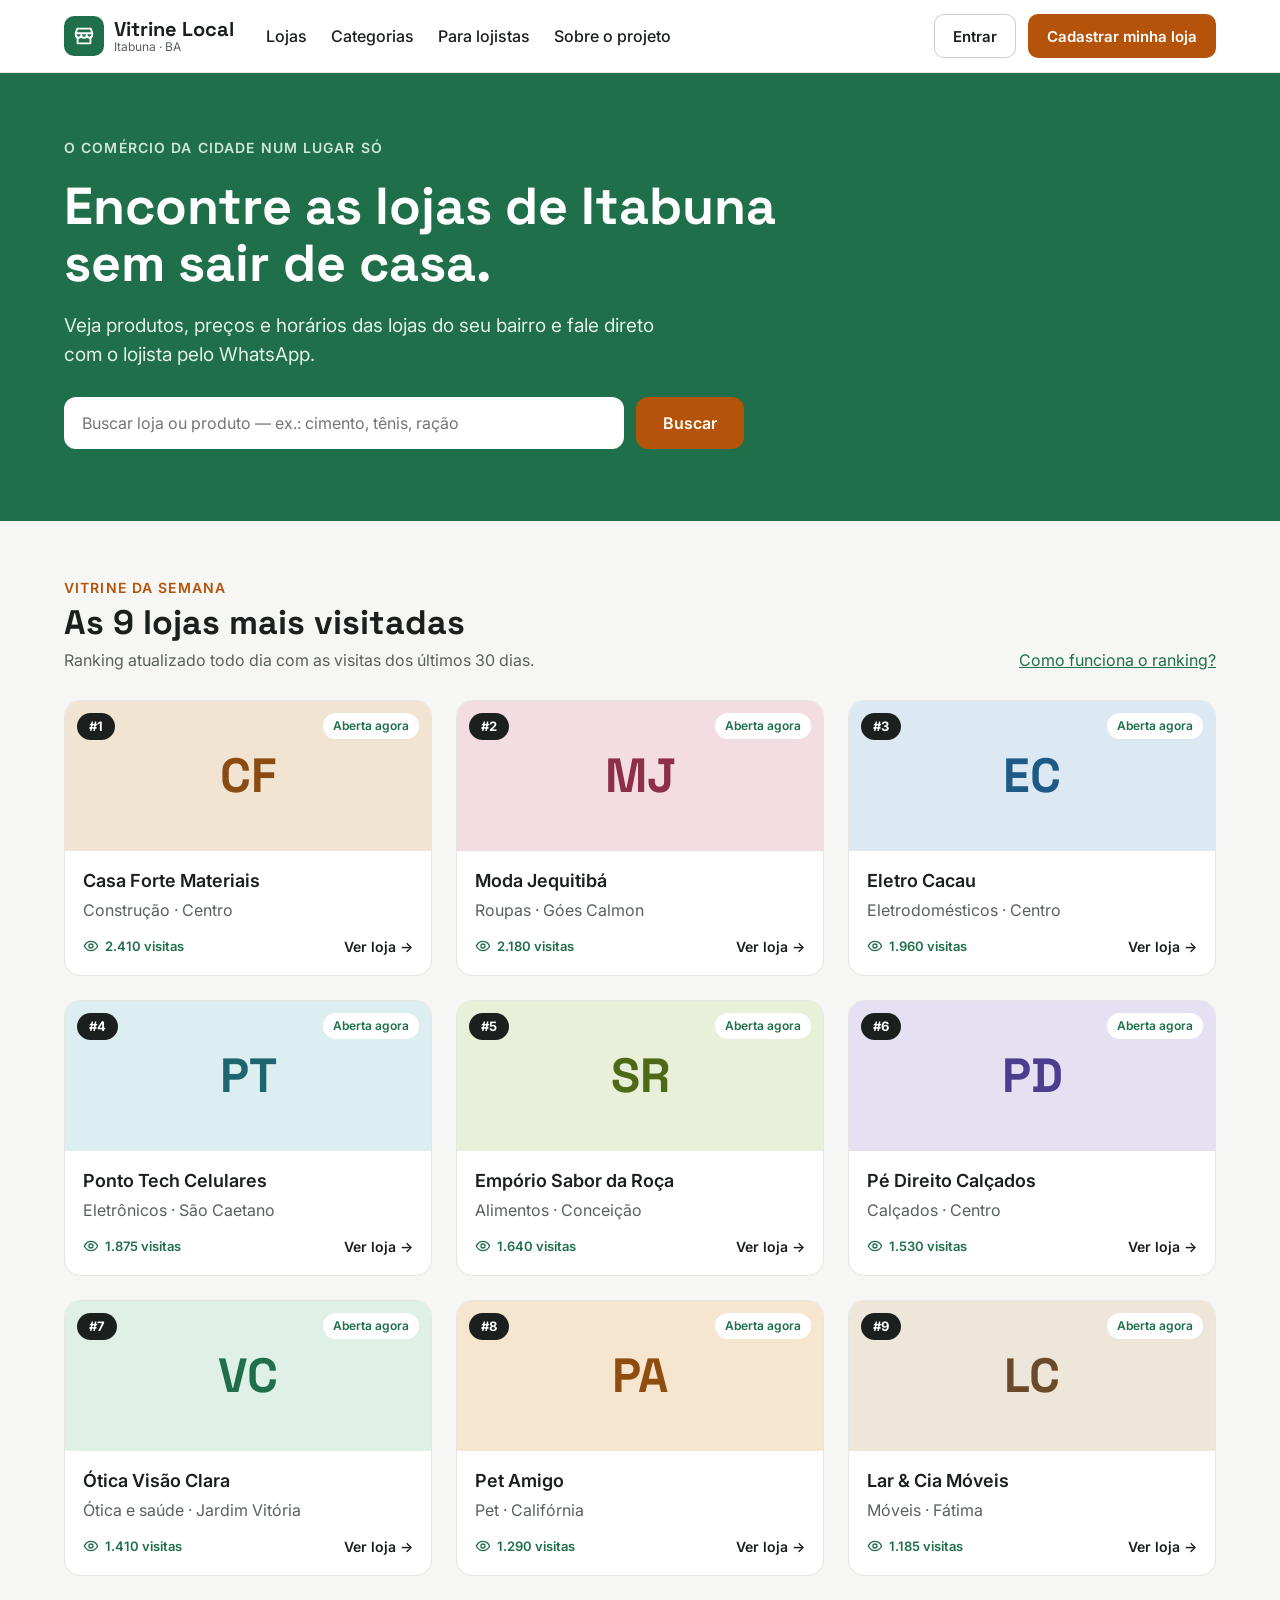
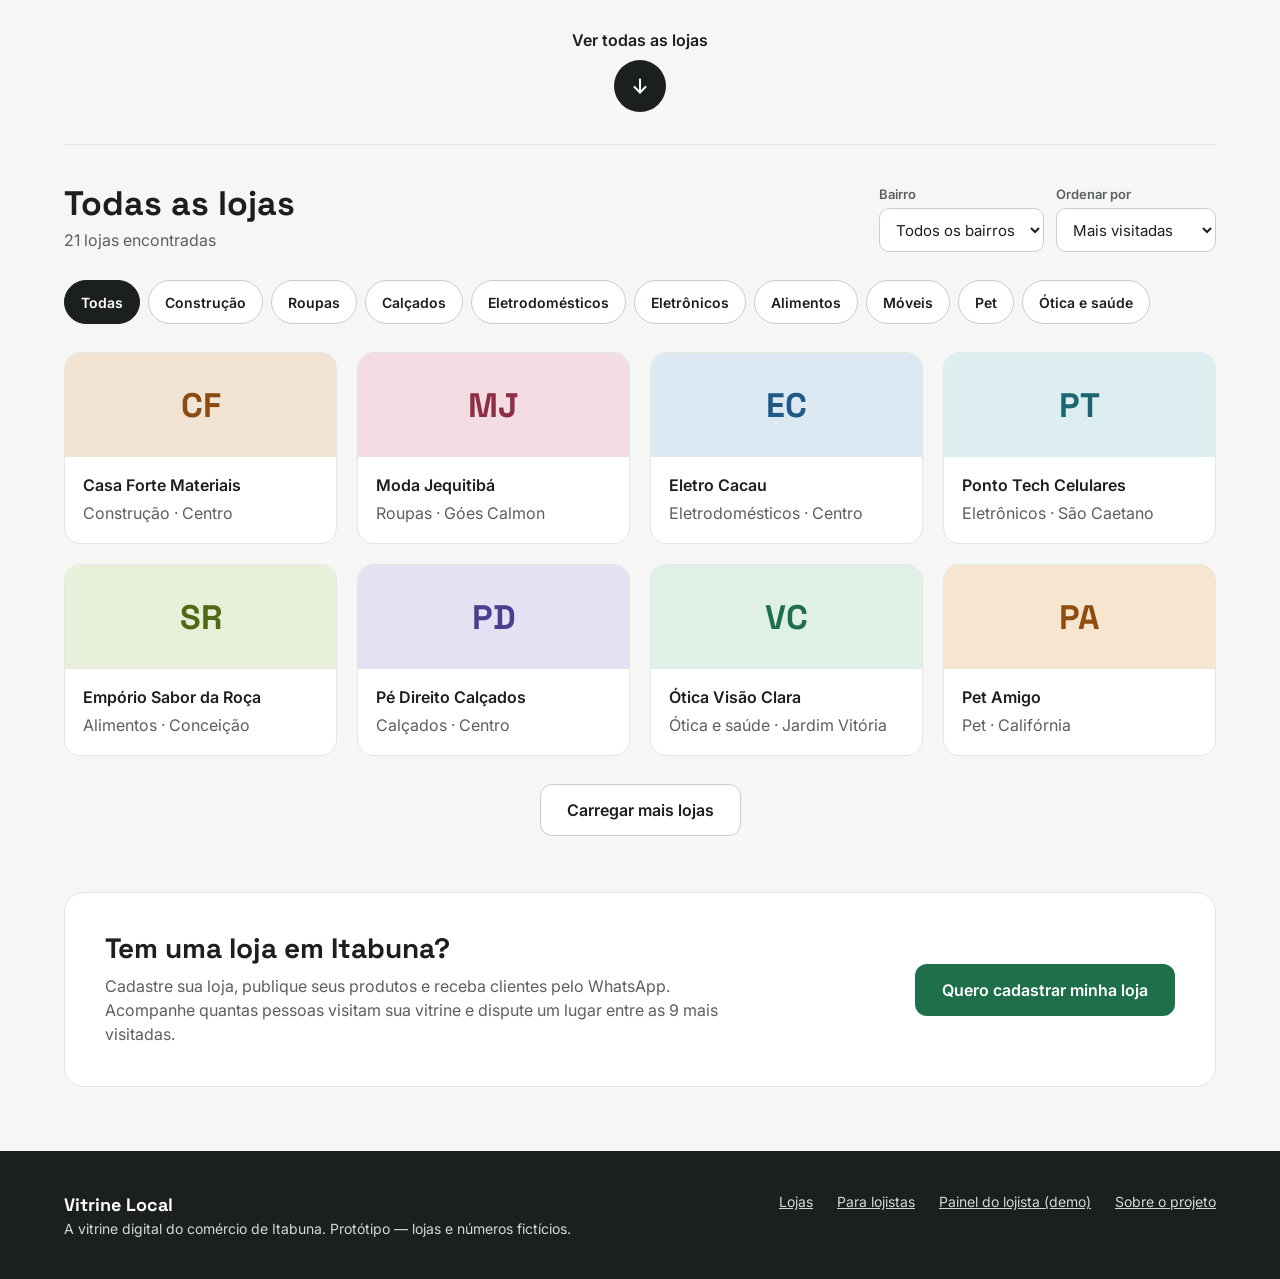
<file: index.html>
<!DOCTYPE html>
<html lang="pt-BR">

<head>
  <meta charset="utf-8">
  <meta name="viewport" content="width=device-width, initial-scale=1">
  <title>Vitrine Local - o comércio de Itabuna numa vitrine só</title>
  <meta name="description"
    content="Encontre as lojas de Itabuna, veja produtos e fale direto com o lojista pelo WhatsApp.">
  <link rel="preconnect" href="https://fonts.googleapis.com">
  <link rel="preconnect" href="https://fonts.gstatic.com" crossorigin>
  <link
    href="https://fonts.googleapis.com/css2?family=Inter:wght@400;500;600;700&family=Space+Grotesk:wght@500;600;700&display=swap"
    rel="stylesheet">
  <link rel="stylesheet" href="css/style.css">
</head>

<body>

  <header class="topo">
    <div class="container">
      <a class="marca" href="index.html">
        <span class="marca-icone">
          <svg width="22" height="22" viewBox="0 0 24 24" fill="none" stroke="#fff" stroke-width="2"
            stroke-linecap="round" stroke-linejoin="round" aria-hidden="true">
            <path d="M3 9l1.5-5h15L21 9" />
            <path d="M3 9h18v2a3 3 0 0 1-6 0 3 3 0 0 1-6 0 3 3 0 0 1-6 0z" />
            <path d="M5 13v7h14v-7" />
          </svg>
        </span>
        <span class="marca-nome"><strong>Vitrine Local</strong><span>Itabuna · BA</span></span>
      </a>
      <nav class="menu" aria-label="Principal">
        <a href="#todas">Lojas</a>
        <a href="#todas">Categorias</a>
        <a href="cadastro.html">Para lojistas</a>
        <a href="escopo.html">Sobre o projeto</a>
      </nav>
      <div class="topo-acoes">
        <a class="btn btn-contorno" href="cadastro.html">Entrar</a>
        <a class="btn btn-primario" href="cadastro.html">Cadastrar minha loja</a>
      </div>
    </div>
  </header>

  <section class="hero">
    <div class="container">
      <span class="sobretitulo">O comércio da cidade num lugar só</span>
      <h1>Encontre as lojas de Itabuna sem sair de casa.</h1>
      <p>Veja produtos, preços e horários das lojas do seu bairro e fale direto com o lojista pelo WhatsApp.</p>
      <form class="busca" role="search" onsubmit="return false">
        <label for="busca" class="sr-only">Buscar lojas ou produtos</label>
        <input id="busca" type="search" placeholder="Buscar loja ou produto — ex.: cimento, tênis, ração">
        <button class="btn btn-primario btn-grande" type="submit">Buscar</button>
      </form>
    </div>
  </section>

  <main class="container">

    <section class="secao" aria-labelledby="destaques">
      <div class="secao-cabecalho">
        <div>
          <span class="sobretitulo laranja">Vitrine da semana</span>
          <h2 id="destaques">As 9 lojas mais visitadas</h2>
          <p class="muted">Ranking atualizado todo dia com as visitas dos últimos 30 dias.</p>
        </div>
        <a href="escopo.html#ranking">Como funciona o ranking?</a>
      </div>

      <!-- Os 9 cards são criados pelo js/app.js -->
      <div class="vitrine" id="vitrine"></div>

      <div class="ver-todas">
        <a href="#todas">
          Ver todas as lojas
          <span><svg width="22" height="22" viewBox="0 0 24 24" fill="none" stroke="#fff" stroke-width="2.2"
              stroke-linecap="round" stroke-linejoin="round" aria-hidden="true">
              <path d="M12 5v14" />
              <path d="M6 13l6 6 6-6" />
            </svg></span>
        </a>
      </div>
    </section>

    <section class="secao todas" id="todas" aria-labelledby="todas-titulo">
      <div class="secao-cabecalho">
        <div>
          <h2 id="todas-titulo">Todas as lojas</h2>
          <p class="muted" id="contador"></p>
        </div>
        <div class="filtros-select">
          <div class="campo">
            <label for="bairro">Bairro</label>
            <select id="bairro">
              <option value="Todos">Todos os bairros</option>
              <option>Alto Maron</option>
              <option>Califórnia</option>
              <option>Centro</option>
              <option>Conceição</option>
              <option>Fátima</option>
              <option>Góes Calmon</option>
              <option>Jardim Vitória</option>
              <option>Mangabinha</option>
              <option>Pontalzinho</option>
              <option>Santo Antônio</option>
              <option>São Caetano</option>
              <option>Zildolândia</option>
            </select>
          </div>
          <div class="campo">
            <label for="ordem">Ordenar por</label>
            <select id="ordem">
              <option>Mais visitadas</option>
              <option>Novas na vitrine</option>
              <option>Nome (A–Z)</option>
            </select>
          </div>
        </div>
      </div>

      <div class="chips" id="chips" role="group" aria-label="Filtrar por categoria"></div>
      <div class="lista" id="lista"></div>
      <p class="vazio" id="vazio" hidden>Nenhuma loja encontrada com esses filtros.</p>
      <div class="centro">
        <button class="btn btn-contorno btn-grande" type="button" id="carregar-mais">Carregar mais lojas</button>
      </div>
    </section>

    <section class="cta-lojista" aria-labelledby="lojista-cta">
      <div>
        <h2 id="lojista-cta">Tem uma loja em Itabuna?</h2>
        <p class="muted">Cadastre sua loja, publique seus produtos e receba clientes pelo WhatsApp. Acompanhe quantas
          pessoas visitam sua vitrine e dispute um lugar entre as 9 mais visitadas.</p>
      </div>
      <a class="btn btn-verde btn-grande" href="cadastro.html">Quero cadastrar minha loja</a>
    </section>
  </main>

  <footer class="rodape">
    <div class="container">
      <div>
        <strong>Vitrine Local</strong>
        <span>A vitrine digital do comércio de Itabuna. Protótipo — lojas e números fictícios.</span>
      </div>
      <nav aria-label="Rodapé">
        <a href="#todas">Lojas</a>
        <a href="cadastro.html">Para lojistas</a>
        <a href="painel.html">Painel do lojista (demo)</a>
        <a href="escopo.html">Sobre o projeto</a>
      </nav>
    </div>
  </footer>

  <script src="js/app.js"></script>
</body>

</html>
</file>
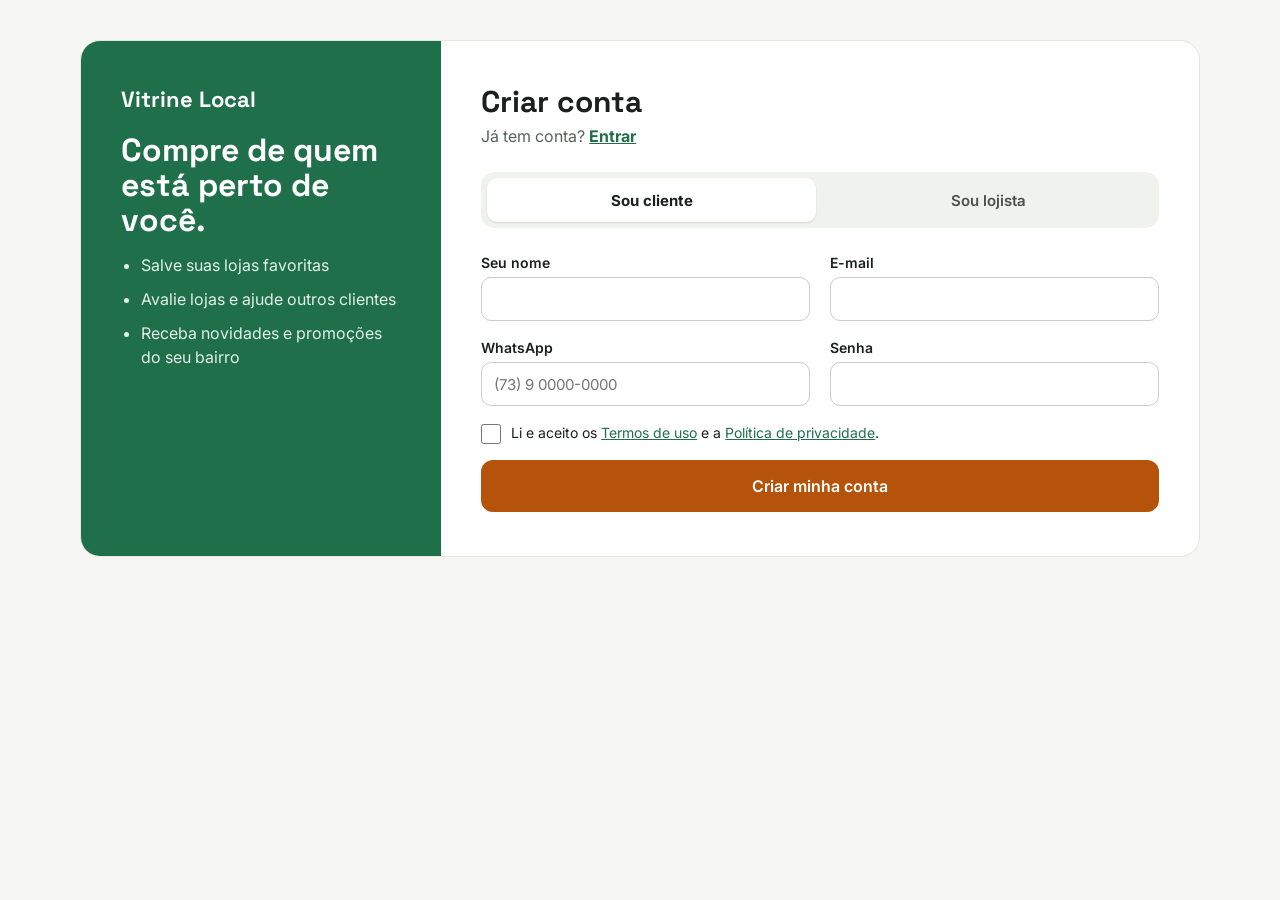
<file: cadastro.html>
<!DOCTYPE html>
<html lang="pt-BR">
<head>
  <meta charset="utf-8">
  <meta name="viewport" content="width=device-width, initial-scale=1">
  <title>Criar conta — Vitrine Local</title>
  <link rel="preconnect" href="https://fonts.googleapis.com">
  <link rel="preconnect" href="https://fonts.gstatic.com" crossorigin>
  <link href="https://fonts.googleapis.com/css2?family=Inter:wght@400;500;600;700&family=Space+Grotesk:wght@500;600;700&display=swap" rel="stylesheet">
  <link rel="stylesheet" href="css/style.css">
</head>
<body>
  <div class="cadastro-pagina">
    <div class="cadastro">

      <aside class="cadastro-lado">
        <a href="index.html">Vitrine Local</a>
        <div id="lado-cliente" style="display:flex;flex-direction:column;gap:14px">
          <h2>Compre de quem está perto de você.</h2>
          <ul>
            <li>Salve suas lojas favoritas</li>
            <li>Avalie lojas e ajude outros clientes</li>
            <li>Receba novidades e promoções do seu bairro</li>
          </ul>
        </div>
        <div id="lado-lojista" hidden style="display:flex;flex-direction:column;gap:14px">
          <h2>Coloque sua loja na vitrine da cidade.</h2>
          <ul>
            <li>Página própria com produtos, preços e horários</li>
            <li>Clientes chamam você direto no WhatsApp</li>
            <li>Veja quantas pessoas visitaram sua loja</li>
            <li>Lojas mais visitadas ganham destaque na página inicial</li>
          </ul>
          <p style="font-size:14px;color:var(--verde-claro)">Sua loja aparece depois de aprovada pela equipe (até 48 h).</p>
        </div>
      </aside>

      <section class="cadastro-form">
        <div style="display:flex;flex-direction:column;gap:6px">
          <h1>Criar conta</h1>
          <p class="muted">Já tem conta? <a href="painel.html"><strong>Entrar</strong></a></p>
        </div>

        <div class="alternador" id="alternador" role="group" aria-label="Tipo de conta">
          <button type="button" data-tipo="cliente" aria-pressed="true">Sou cliente</button>
          <button type="button" data-tipo="lojista" aria-pressed="false">Sou lojista</button>
        </div>

        <form class="form-grade" onsubmit="return false">
          <div class="campo"><label for="nome">Seu nome</label><input id="nome" type="text" autocomplete="name"></div>
          <div class="campo"><label for="email">E-mail</label><input id="email" type="email" autocomplete="email"></div>
          <div class="campo"><label for="whats">WhatsApp</label><input id="whats" type="tel" placeholder="(73) 9 0000-0000"></div>
          <div class="campo"><label for="senha">Senha</label><input id="senha" type="password" autocomplete="new-password"></div>

          <div class="linha-inteira dados-loja" id="dados-loja" hidden>
            <strong>Dados da loja</strong>
            <div class="form-grade">
              <div class="campo"><label for="loja">Nome da loja</label><input id="loja" type="text"></div>
              <div class="campo">
                <label for="cat">Categoria</label>
                <select id="cat">
                  <option>Escolha…</option>
                  <option>Construção</option><option>Roupas</option><option>Calçados</option>
                  <option>Eletrodomésticos</option><option>Eletrônicos</option><option>Alimentos</option>
                  <option>Móveis</option><option>Pet</option><option>Ótica e saúde</option>
                </select>
              </div>
              <div class="campo"><label for="bairro-loja">Bairro</label><input id="bairro-loja" type="text"></div>
              <div class="campo"><label for="cnpj">CNPJ ou MEI <span style="font-weight:400" class="muted">(opcional)</span></label><input id="cnpj" type="text"></div>
            </div>
          </div>

          <div class="linha-inteira aceite">
            <input id="termos" type="checkbox">
            <label for="termos">Li e aceito os <a href="escopo.html#regras">Termos de uso</a> e a <a href="escopo.html#regras">Política de privacidade</a>.</label>
          </div>

          <div class="linha-inteira">
            <button class="btn btn-primario btn-grande" style="width:100%" type="submit" id="botao-enviar">Criar minha conta</button>
          </div>
        </form>
      </section>
    </div>
  </div>
  <script src="js/app.js"></script>
</body>
</html>
</file>
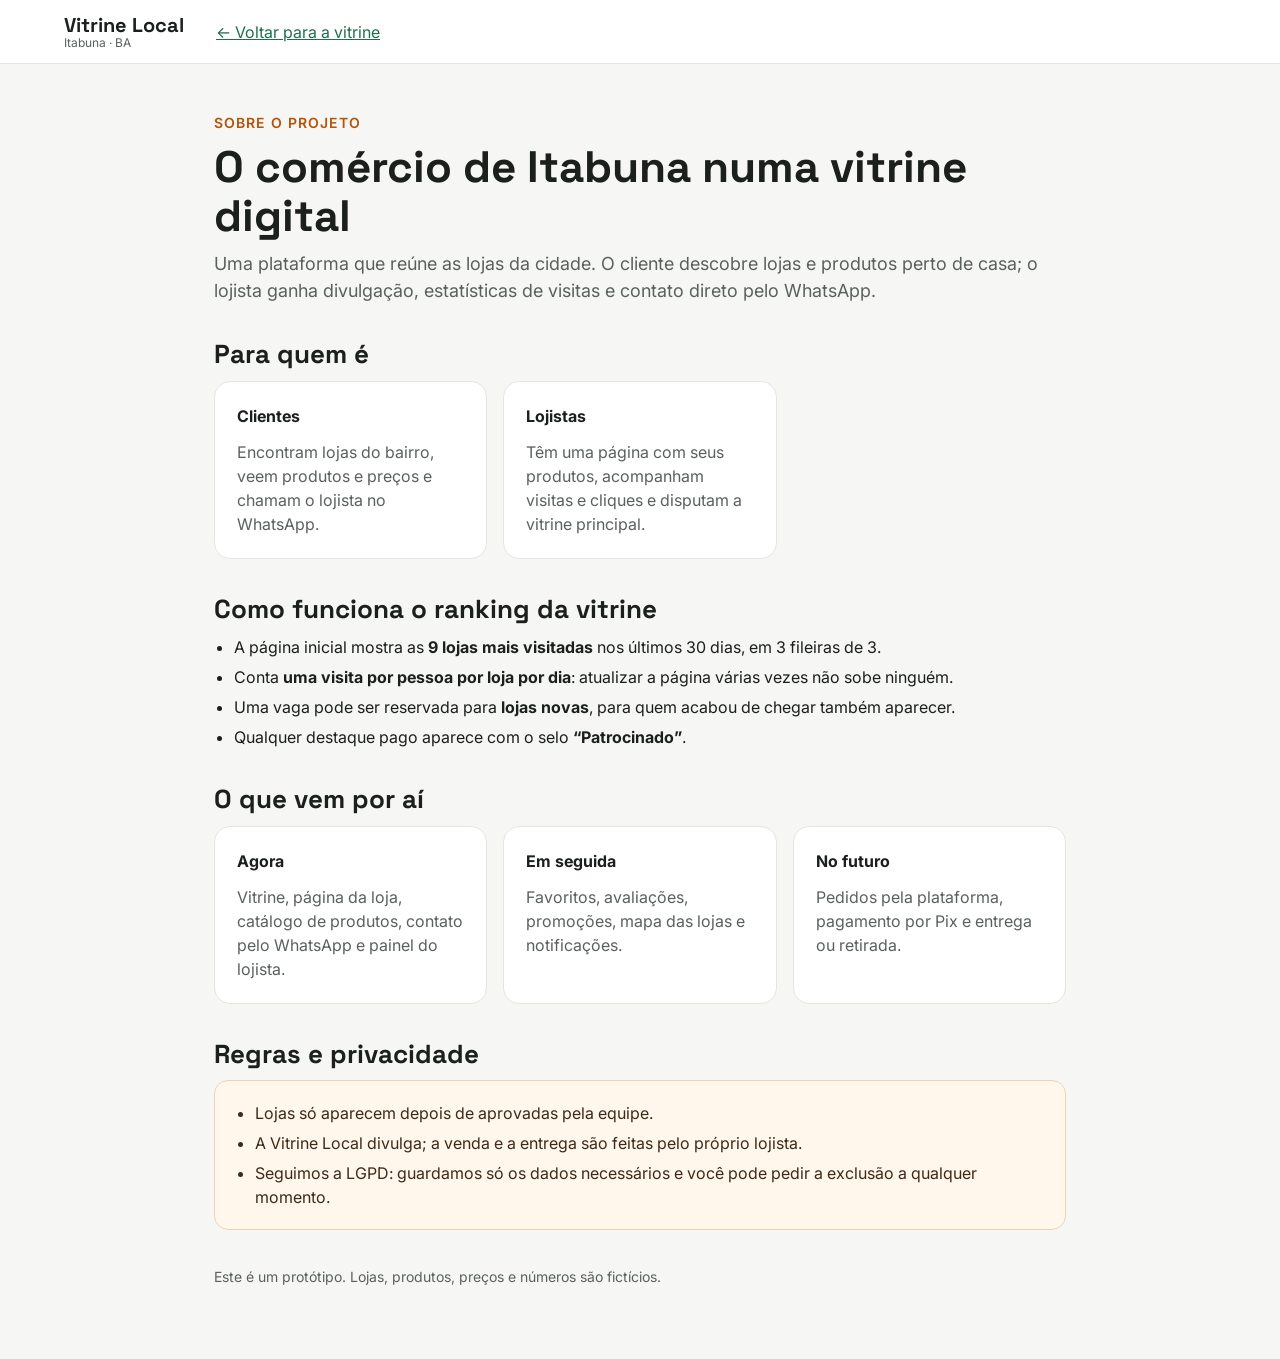
<file: escopo.html>
<!DOCTYPE html>
<html lang="pt-BR">
<head>
  <meta charset="utf-8">
  <meta name="viewport" content="width=device-width, initial-scale=1">
  <title>Sobre o projeto — Vitrine Local</title>
  <link rel="preconnect" href="https://fonts.googleapis.com">
  <link rel="preconnect" href="https://fonts.gstatic.com" crossorigin>
  <link href="https://fonts.googleapis.com/css2?family=Inter:wght@400;500;600;700&family=Space+Grotesk:wght@500;600;700&display=swap" rel="stylesheet">
  <link rel="stylesheet" href="css/style.css">
  <style>
    .doc { max-width: 900px; margin: 0 auto; padding: 48px 24px 72px; display: flex; flex-direction: column; gap: 36px; }
    .doc section { display: flex; flex-direction: column; gap: 12px; }
    .doc h2 { font-size: 26px; }
    .doc ul { margin: 0; padding-left: 20px; display: flex; flex-direction: column; gap: 6px; }
    .grade { display: grid; grid-template-columns: repeat(auto-fill, minmax(240px, 1fr)); gap: 16px; }
    .destaque { background: #FFF6EC; border: 1px solid #F2D3B0; border-radius: 14px; padding: 20px; color: #3D2A18; }
  </style>
</head>
<body>
  <header class="topo">
    <div class="container">
      <a class="marca" href="index.html"><span class="marca-nome"><strong>Vitrine Local</strong><span>Itabuna · BA</span></span></a>
      <a href="index.html">← Voltar para a vitrine</a>
    </div>
  </header>

  <main class="doc">
    <div style="display:flex;flex-direction:column;gap:10px">
      <span class="sobretitulo laranja">Sobre o projeto</span>
      <h1 style="font-size:clamp(32px,5vw,44px)">O comércio de Itabuna numa vitrine digital</h1>
      <p class="muted" style="font-size:18px">Uma plataforma que reúne as lojas da cidade. O cliente descobre lojas e produtos perto de casa; o lojista ganha divulgação, estatísticas de visitas e contato direto pelo WhatsApp.</p>
    </div>

    <section>
      <h2>Para quem é</h2>
      <div class="grade">
        <div class="caixa"><strong>Clientes</strong><span class="muted">Encontram lojas do bairro, veem produtos e preços e chamam o lojista no WhatsApp.</span></div>
        <div class="caixa"><strong>Lojistas</strong><span class="muted">Têm uma página com seus produtos, acompanham visitas e cliques e disputam a vitrine principal.</span></div>
      </div>
    </section>

    <section id="ranking">
      <h2>Como funciona o ranking da vitrine</h2>
      <ul>
        <li>A página inicial mostra as <strong>9 lojas mais visitadas</strong> nos últimos 30 dias, em 3 fileiras de 3.</li>
        <li>Conta <strong>uma visita por pessoa por loja por dia</strong>: atualizar a página várias vezes não sobe ninguém.</li>
        <li>Uma vaga pode ser reservada para <strong>lojas novas</strong>, para quem acabou de chegar também aparecer.</li>
        <li>Qualquer destaque pago aparece com o selo <strong>“Patrocinado”</strong>.</li>
      </ul>
    </section>

    <section>
      <h2>O que vem por aí</h2>
      <div class="grade">
        <div class="caixa"><strong>Agora</strong><span class="muted">Vitrine, página da loja, catálogo de produtos, contato pelo WhatsApp e painel do lojista.</span></div>
        <div class="caixa"><strong>Em seguida</strong><span class="muted">Favoritos, avaliações, promoções, mapa das lojas e notificações.</span></div>
        <div class="caixa"><strong>No futuro</strong><span class="muted">Pedidos pela plataforma, pagamento por Pix e entrega ou retirada.</span></div>
      </div>
    </section>

    <section id="regras">
      <h2>Regras e privacidade</h2>
      <div class="destaque">
        <ul>
          <li>Lojas só aparecem depois de aprovadas pela equipe.</li>
          <li>A Vitrine Local divulga; a venda e a entrega são feitas pelo próprio lojista.</li>
          <li>Seguimos a LGPD: guardamos só os dados necessários e você pode pedir a exclusão a qualquer momento.</li>
        </ul>
      </div>
    </section>

    <p class="muted" style="font-size:14px">Este é um protótipo. Lojas, produtos, preços e números são fictícios.</p>
  </main>
</body>
</html>
</file>
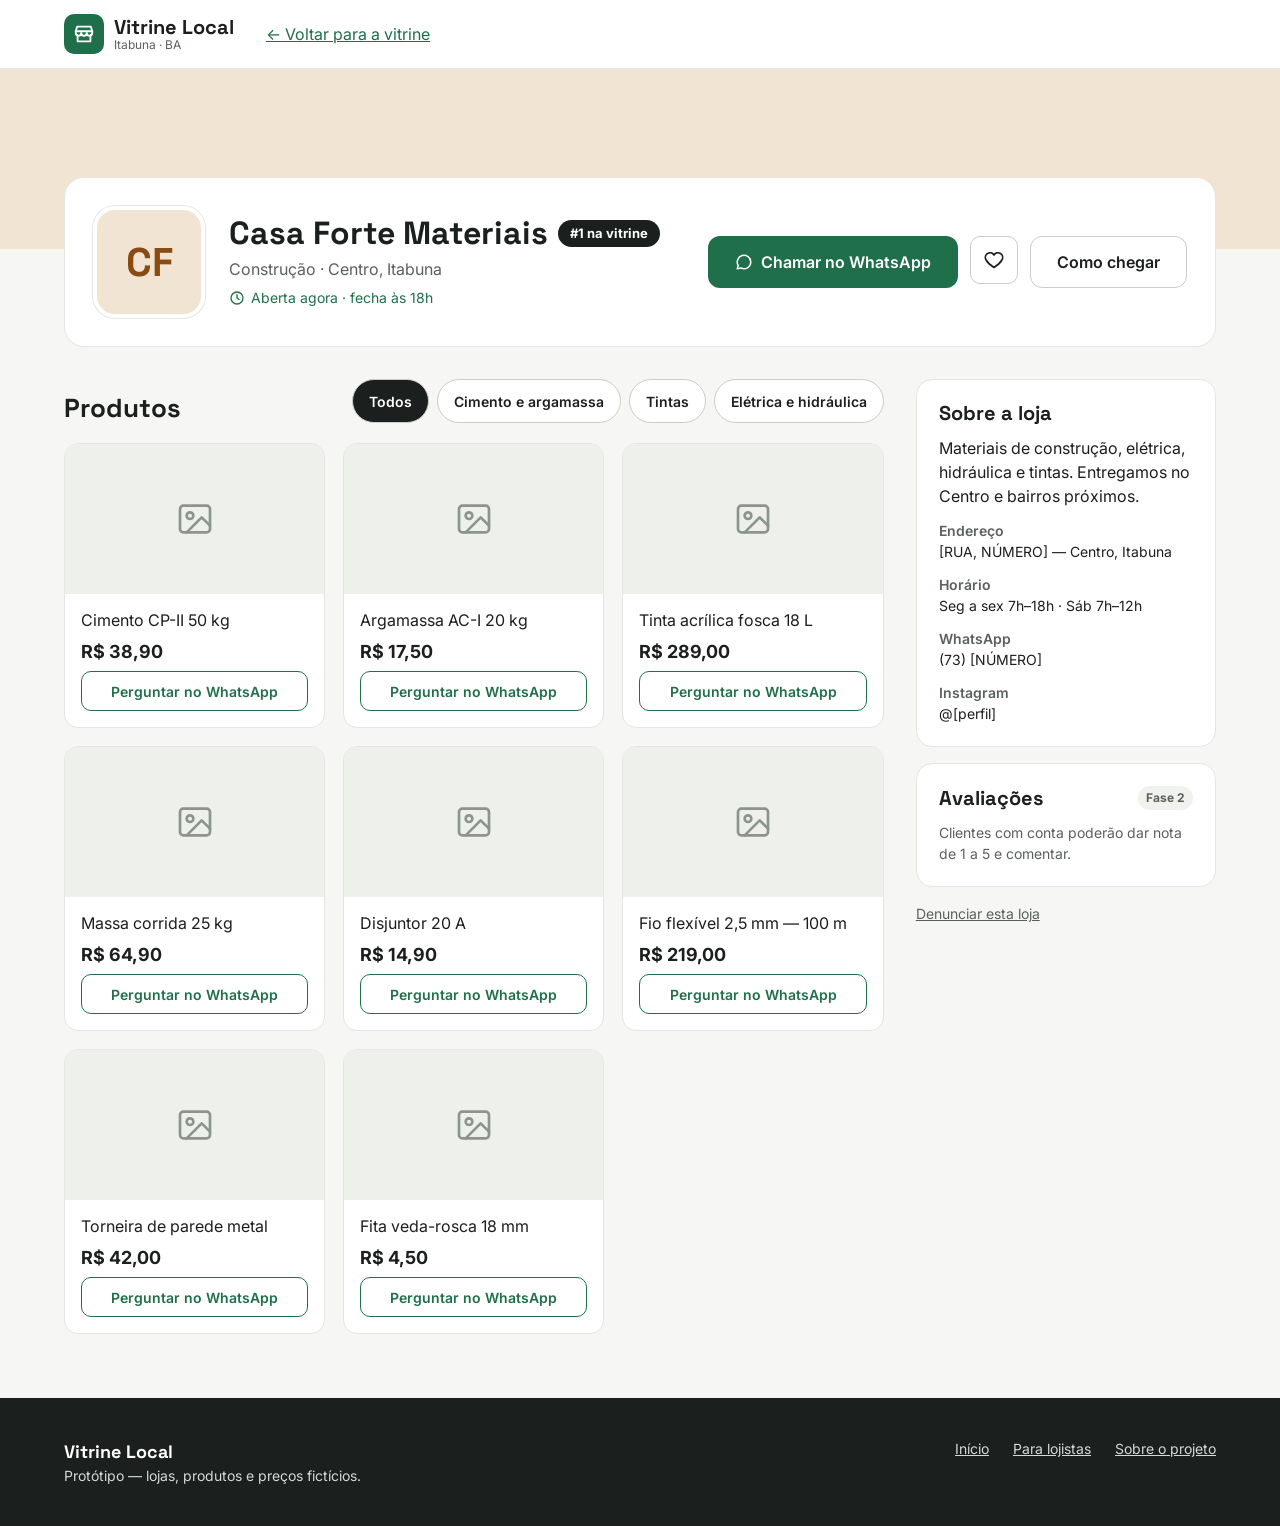
<file: loja.html>
<!DOCTYPE html>
<html lang="pt-BR">
<head>
  <meta charset="utf-8">
  <meta name="viewport" content="width=device-width, initial-scale=1">
  <title>Casa Forte Materiais — Vitrine Local</title>
  <link rel="preconnect" href="https://fonts.googleapis.com">
  <link rel="preconnect" href="https://fonts.gstatic.com" crossorigin>
  <link href="https://fonts.googleapis.com/css2?family=Inter:wght@400;500;600;700&family=Space+Grotesk:wght@500;600;700&display=swap" rel="stylesheet">
  <link rel="stylesheet" href="css/style.css">
</head>
<body>

  <header class="topo">
    <div class="container">
      <a class="marca" href="index.html">
        <span class="marca-icone">
          <svg width="22" height="22" viewBox="0 0 24 24" fill="none" stroke="#fff" stroke-width="2" stroke-linecap="round" stroke-linejoin="round" aria-hidden="true"><path d="M3 9l1.5-5h15L21 9"/><path d="M3 9h18v2a3 3 0 0 1-6 0 3 3 0 0 1-6 0 3 3 0 0 1-6 0z"/><path d="M5 13v7h14v-7"/></svg>
        </span>
        <span class="marca-nome"><strong>Vitrine Local</strong><span>Itabuna · BA</span></span>
      </a>
      <a href="index.html">← Voltar para a vitrine</a>
    </div>
  </header>

  <div class="loja-capa"></div>

  <main class="container">
    <section class="loja-cabecalho">
      <div class="loja-logo" aria-hidden="true">CF</div>
      <div class="loja-info">
        <div style="display:flex;flex-wrap:wrap;align-items:center;gap:10px">
          <h1>Casa Forte Materiais</h1>
          <span class="selo-rank" style="position:static">#1 na vitrine</span>
        </div>
        <span class="muted">Construção · Centro, Itabuna</span>
        <span class="visitas" style="font-size:14px">
          <svg width="16" height="16" viewBox="0 0 24 24" fill="none" stroke="currentColor" stroke-width="2" stroke-linecap="round" stroke-linejoin="round" aria-hidden="true"><circle cx="12" cy="12" r="9"/><path d="M12 7v5l3 2"/></svg>
          Aberta agora · fecha às 18h
        </span>
      </div>
      <div class="loja-acoes">
        <!-- No sistema real: https://wa.me/5573XXXXXXXXX?text=Olá! Vi sua loja na Vitrine Local -->
        <a class="btn btn-verde btn-grande" href="#">
          <svg width="18" height="18" viewBox="0 0 24 24" fill="none" stroke="#fff" stroke-width="2" stroke-linecap="round" stroke-linejoin="round" aria-hidden="true"><path d="M21 12a9 9 0 0 1-13.4 7.9L3 21l1.2-4.4A9 9 0 1 1 21 12z"/></svg>
          Chamar no WhatsApp
        </a>
        <button class="btn btn-contorno icone-btn" type="button" aria-label="Favoritar loja">
          <svg width="20" height="20" viewBox="0 0 24 24" fill="none" stroke="currentColor" stroke-width="2" stroke-linecap="round" stroke-linejoin="round" aria-hidden="true"><path d="M12 21s-7-4.5-9.5-9A5.5 5.5 0 0 1 12 6a5.5 5.5 0 0 1 9.5 6c-2.5 4.5-9.5 9-9.5 9z"/></svg>
        </button>
        <a class="btn btn-contorno btn-grande" href="#">Como chegar</a>
      </div>
    </section>

    <div class="loja-corpo">
      <section class="loja-produtos" aria-labelledby="produtos">
        <div class="secao-cabecalho">
          <h2 id="produtos" style="font-size:26px">Produtos</h2>
          <div class="chips">
            <span class="chip" style="display:inline-flex;align-items:center;background:var(--tinta);color:#fff">Todos</span>
            <span class="chip" style="display:inline-flex;align-items:center">Cimento e argamassa</span>
            <span class="chip" style="display:inline-flex;align-items:center">Tintas</span>
            <span class="chip" style="display:inline-flex;align-items:center">Elétrica e hidráulica</span>
          </div>
        </div>

        <div class="produtos">
          <article class="produto">
            <div class="produto-foto"><svg width="40" height="40" viewBox="0 0 24 24" fill="none" stroke="#8C948E" stroke-width="1.6" stroke-linecap="round" stroke-linejoin="round" role="img" aria-label="Foto do produto"><rect x="3" y="4" width="18" height="16" rx="2"/><circle cx="9" cy="10" r="2"/><path d="M21 16l-5-5-9 9"/></svg></div>
            <div class="produto-corpo"><span>Cimento CP-II 50 kg</span><strong>R$ 38,90</strong><a class="btn" href="#">Perguntar no WhatsApp</a></div>
          </article>
          <article class="produto">
            <div class="produto-foto"><svg width="40" height="40" viewBox="0 0 24 24" fill="none" stroke="#8C948E" stroke-width="1.6" stroke-linecap="round" stroke-linejoin="round" role="img" aria-label="Foto do produto"><rect x="3" y="4" width="18" height="16" rx="2"/><circle cx="9" cy="10" r="2"/><path d="M21 16l-5-5-9 9"/></svg></div>
            <div class="produto-corpo"><span>Argamassa AC-I 20 kg</span><strong>R$ 17,50</strong><a class="btn" href="#">Perguntar no WhatsApp</a></div>
          </article>
          <article class="produto">
            <div class="produto-foto"><svg width="40" height="40" viewBox="0 0 24 24" fill="none" stroke="#8C948E" stroke-width="1.6" stroke-linecap="round" stroke-linejoin="round" role="img" aria-label="Foto do produto"><rect x="3" y="4" width="18" height="16" rx="2"/><circle cx="9" cy="10" r="2"/><path d="M21 16l-5-5-9 9"/></svg></div>
            <div class="produto-corpo"><span>Tinta acrílica fosca 18 L</span><strong>R$ 289,00</strong><a class="btn" href="#">Perguntar no WhatsApp</a></div>
          </article>
          <article class="produto">
            <div class="produto-foto"><svg width="40" height="40" viewBox="0 0 24 24" fill="none" stroke="#8C948E" stroke-width="1.6" stroke-linecap="round" stroke-linejoin="round" role="img" aria-label="Foto do produto"><rect x="3" y="4" width="18" height="16" rx="2"/><circle cx="9" cy="10" r="2"/><path d="M21 16l-5-5-9 9"/></svg></div>
            <div class="produto-corpo"><span>Massa corrida 25 kg</span><strong>R$ 64,90</strong><a class="btn" href="#">Perguntar no WhatsApp</a></div>
          </article>
          <article class="produto">
            <div class="produto-foto"><svg width="40" height="40" viewBox="0 0 24 24" fill="none" stroke="#8C948E" stroke-width="1.6" stroke-linecap="round" stroke-linejoin="round" role="img" aria-label="Foto do produto"><rect x="3" y="4" width="18" height="16" rx="2"/><circle cx="9" cy="10" r="2"/><path d="M21 16l-5-5-9 9"/></svg></div>
            <div class="produto-corpo"><span>Disjuntor 20 A</span><strong>R$ 14,90</strong><a class="btn" href="#">Perguntar no WhatsApp</a></div>
          </article>
          <article class="produto">
            <div class="produto-foto"><svg width="40" height="40" viewBox="0 0 24 24" fill="none" stroke="#8C948E" stroke-width="1.6" stroke-linecap="round" stroke-linejoin="round" role="img" aria-label="Foto do produto"><rect x="3" y="4" width="18" height="16" rx="2"/><circle cx="9" cy="10" r="2"/><path d="M21 16l-5-5-9 9"/></svg></div>
            <div class="produto-corpo"><span>Fio flexível 2,5 mm — 100 m</span><strong>R$ 219,00</strong><a class="btn" href="#">Perguntar no WhatsApp</a></div>
          </article>
          <article class="produto">
            <div class="produto-foto"><svg width="40" height="40" viewBox="0 0 24 24" fill="none" stroke="#8C948E" stroke-width="1.6" stroke-linecap="round" stroke-linejoin="round" role="img" aria-label="Foto do produto"><rect x="3" y="4" width="18" height="16" rx="2"/><circle cx="9" cy="10" r="2"/><path d="M21 16l-5-5-9 9"/></svg></div>
            <div class="produto-corpo"><span>Torneira de parede metal</span><strong>R$ 42,00</strong><a class="btn" href="#">Perguntar no WhatsApp</a></div>
          </article>
          <article class="produto">
            <div class="produto-foto"><svg width="40" height="40" viewBox="0 0 24 24" fill="none" stroke="#8C948E" stroke-width="1.6" stroke-linecap="round" stroke-linejoin="round" role="img" aria-label="Foto do produto"><rect x="3" y="4" width="18" height="16" rx="2"/><circle cx="9" cy="10" r="2"/><path d="M21 16l-5-5-9 9"/></svg></div>
            <div class="produto-corpo"><span>Fita veda-rosca 18 mm</span><strong>R$ 4,50</strong><a class="btn" href="#">Perguntar no WhatsApp</a></div>
          </article>
        </div>
      </section>

      <aside class="loja-lateral">
        <div class="caixa">
          <h2>Sobre a loja</h2>
          <p>Materiais de construção, elétrica, hidráulica e tintas. Entregamos no Centro e bairros próximos.</p>
          <dl>
            <div><dt>Endereço</dt><dd>[RUA, NÚMERO] — Centro, Itabuna</dd></div>
            <div><dt>Horário</dt><dd>Seg a sex 7h–18h · Sáb 7h–12h</dd></div>
            <div><dt>WhatsApp</dt><dd>(73) [NÚMERO]</dd></div>
            <div><dt>Instagram</dt><dd>@[perfil]</dd></div>
          </dl>
        </div>
        <div class="caixa">
          <div style="display:flex;justify-content:space-between;align-items:center">
            <h2>Avaliações</h2>
            <span class="tag-fase">Fase 2</span>
          </div>
          <p class="muted" style="font-size:14px">Clientes com conta poderão dar nota de 1 a 5 e comentar.</p>
        </div>
        <a class="muted" href="#" style="font-size:14px">Denunciar esta loja</a>
      </aside>
    </div>
  </main>

  <footer class="rodape">
    <div class="container">
      <div><strong>Vitrine Local</strong><span>Protótipo — lojas, produtos e preços fictícios.</span></div>
      <nav aria-label="Rodapé"><a href="index.html">Início</a><a href="cadastro.html">Para lojistas</a><a href="escopo.html">Sobre o projeto</a></nav>
    </div>
  </footer>
</body>
</html>
</file>
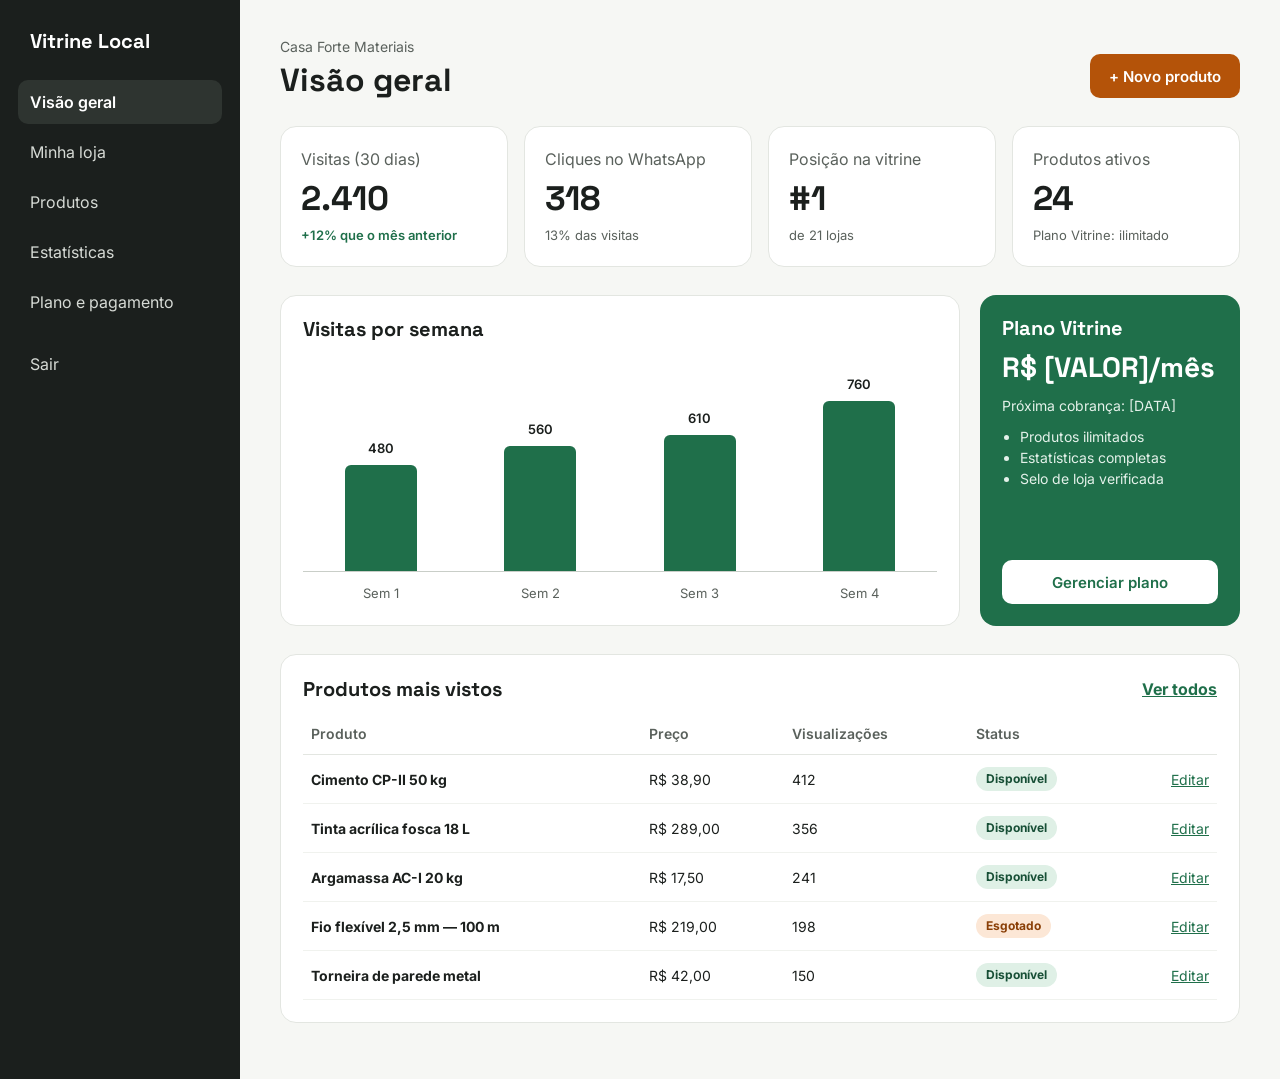
<file: painel.html>
<!DOCTYPE html>
<html lang="pt-BR">
<head>
  <meta charset="utf-8">
  <meta name="viewport" content="width=device-width, initial-scale=1">
  <title>Painel do lojista — Vitrine Local</title>
  <link rel="preconnect" href="https://fonts.googleapis.com">
  <link rel="preconnect" href="https://fonts.gstatic.com" crossorigin>
  <link href="https://fonts.googleapis.com/css2?family=Inter:wght@400;500;600;700&family=Space+Grotesk:wght@500;600;700&display=swap" rel="stylesheet">
  <link rel="stylesheet" href="css/style.css">
</head>
<body>
  <div class="painel">
    <nav class="painel-menu" aria-label="Painel">
      <a class="marca-texto" href="index.html">Vitrine Local</a>
      <a class="ativo" href="painel.html" aria-current="page">Visão geral</a>
      <a href="loja.html">Minha loja</a>
      <a href="painel.html">Produtos</a>
      <a href="painel.html">Estatísticas</a>
      <a href="painel.html">Plano e pagamento</a>
      <a href="index.html" style="margin-top:12px">Sair</a>
    </nav>

    <main class="painel-conteudo">
      <div class="secao-cabecalho">
        <div>
          <span class="muted" style="font-size:14px">Casa Forte Materiais</span>
          <h1 style="font-size:32px">Visão geral</h1>
        </div>
        <a class="btn btn-primario" href="painel.html">+ Novo produto</a>
      </div>

      <div class="metricas">
        <div class="metrica"><span class="muted">Visitas (30 dias)</span><strong>2.410</strong><small class="positivo">+12% que o mês anterior</small></div>
        <div class="metrica"><span class="muted">Cliques no WhatsApp</span><strong>318</strong><small>13% das visitas</small></div>
        <div class="metrica"><span class="muted">Posição na vitrine</span><strong>#1</strong><small>de 21 lojas</small></div>
        <div class="metrica"><span class="muted">Produtos ativos</span><strong>24</strong><small>Plano Vitrine: ilimitado</small></div>
      </div>

      <div class="painel-linha">
        <section class="caixa grafico" aria-labelledby="graf">
          <h2 id="graf">Visitas por semana</h2>
          <div class="barras" role="img" aria-label="Visitas por semana: 480, 560, 610 e 760">
            <div class="barra">480<div style="height:106px"></div></div>
            <div class="barra">560<div style="height:125px"></div></div>
            <div class="barra">610<div style="height:136px"></div></div>
            <div class="barra">760<div style="height:170px"></div></div>
          </div>
          <div class="barras-legenda"><span>Sem 1</span><span>Sem 2</span><span>Sem 3</span><span>Sem 4</span></div>
        </section>

        <section class="plano" aria-labelledby="plano">
          <h2 id="plano" style="font-size:20px">Plano Vitrine</h2>
          <strong style="font:700 28px var(--fonte-titulo)">R$ [VALOR]/mês</strong>
          <span style="font-size:14px;color:#E4F1EA">Próxima cobrança: [DATA]</span>
          <ul>
            <li>Produtos ilimitados</li>
            <li>Estatísticas completas</li>
            <li>Selo de loja verificada</li>
          </ul>
          <a class="btn" href="painel.html">Gerenciar plano</a>
        </section>
      </div>

      <section class="caixa" aria-labelledby="prod">
        <div style="display:flex;justify-content:space-between;align-items:center">
          <h2 id="prod">Produtos mais vistos</h2>
          <a href="painel.html"><strong>Ver todos</strong></a>
        </div>
        <div class="tabela-caixa">
          <table>
            <thead>
              <tr><th>Produto</th><th>Preço</th><th>Visualizações</th><th>Status</th><th><span class="sr-only">Ações</span></th></tr>
            </thead>
            <tbody>
              <tr><td><strong>Cimento CP-II 50 kg</strong></td><td>R$ 38,90</td><td>412</td><td><span class="status">Disponível</span></td><td style="text-align:right"><a href="painel.html">Editar</a></td></tr>
              <tr><td><strong>Tinta acrílica fosca 18 L</strong></td><td>R$ 289,00</td><td>356</td><td><span class="status">Disponível</span></td><td style="text-align:right"><a href="painel.html">Editar</a></td></tr>
              <tr><td><strong>Argamassa AC-I 20 kg</strong></td><td>R$ 17,50</td><td>241</td><td><span class="status">Disponível</span></td><td style="text-align:right"><a href="painel.html">Editar</a></td></tr>
              <tr><td><strong>Fio flexível 2,5 mm — 100 m</strong></td><td>R$ 219,00</td><td>198</td><td><span class="status esgotado">Esgotado</span></td><td style="text-align:right"><a href="painel.html">Editar</a></td></tr>
              <tr><td><strong>Torneira de parede metal</strong></td><td>R$ 42,00</td><td>150</td><td><span class="status">Disponível</span></td><td style="text-align:right"><a href="painel.html">Editar</a></td></tr>
            </tbody>
          </table>
        </div>
      </section>
    </main>
  </div>
</body>
</html>
</file>
<file: css/style.css>
/* =========================================================
   Vitrine Local — estilos
   Cores e medidas ficam em variáveis (:root) para você trocar
   o visual inteiro mudando poucos valores.
   ========================================================= */
:root {
  --verde: #1F6F4A;
  --verde-escuro: #174F36;
  --verde-claro: #CFE6D9;
  --laranja: #B45309;
  --tinta: #1B1F1D;
  --cinza: #5A615C;
  --borda: #E3E6E1;
  --borda-forte: #C9CEC8;
  --fundo: #F6F7F4;
  --branco: #FFFFFF;
  --raio: 16px;
  --fonte: 'Inter', system-ui, sans-serif;
  --fonte-titulo: 'Space Grotesk', sans-serif;
}

* { box-sizing: border-box; }
body { margin: 0; font-family: var(--fonte); color: var(--tinta); background: var(--fundo); line-height: 1.5; }
a { color: var(--verde); }
a:hover { color: var(--verde-escuro); }
img { max-width: 100%; }
h1, h2, h3 { font-family: var(--fonte-titulo); line-height: 1.1; margin: 0; }
p { margin: 0; }

.container { max-width: 1200px; margin: 0 auto; padding: 0 24px; }
.sr-only { position: absolute; width: 1px; height: 1px; padding: 0; margin: -1px; overflow: hidden; clip: rect(0,0,0,0); border: 0; }
.muted { color: var(--cinza); }

/* ---------- Botões ---------- */
.btn { display: inline-flex; align-items: center; justify-content: center; gap: 8px; min-height: 44px; padding: 0 18px; border-radius: 10px; font: 600 15px var(--fonte); text-decoration: none; cursor: pointer; border: 1px solid transparent; }
.btn-primario { background: var(--laranja); color: var(--branco); }
.btn-primario:hover { background: #92400E; color: var(--branco); }
.btn-verde { background: var(--verde); color: var(--branco); }
.btn-verde:hover { background: var(--verde-escuro); color: var(--branco); }
.btn-contorno { background: var(--branco); color: var(--tinta); border-color: var(--borda-forte); }
.btn-contorno:hover { color: var(--tinta); border-color: var(--tinta); }
.btn-grande { min-height: 52px; padding: 0 26px; font-size: 16px; border-radius: 12px; }

/* ---------- Cabeçalho ---------- */
.topo { background: var(--branco); border-bottom: 1px solid var(--borda); }
.topo .container { display: flex; flex-wrap: wrap; align-items: center; gap: 16px 32px; padding-top: 14px; padding-bottom: 14px; }
.marca { display: flex; align-items: center; gap: 10px; text-decoration: none; color: var(--tinta); }
.marca-icone { width: 40px; height: 40px; border-radius: 10px; background: var(--verde); display: flex; align-items: center; justify-content: center; }
.marca-nome { display: flex; flex-direction: column; line-height: 1.1; }
.marca-nome strong { font-family: var(--fonte-titulo); font-size: 20px; }
.marca-nome span { font-size: 12px; color: var(--cinza); }
.menu { display: flex; flex-wrap: wrap; gap: 24px; font-weight: 500; }
.menu a { color: var(--tinta); text-decoration: none; }
.topo-acoes { margin-left: auto; display: flex; flex-wrap: wrap; gap: 12px; }

/* ---------- Hero ---------- */
.hero { background: var(--verde); color: var(--branco); }
.hero .container { padding-top: 64px; padding-bottom: 72px; display: flex; flex-direction: column; gap: 20px; }
.sobretitulo { font-size: 14px; font-weight: 600; letter-spacing: .08em; text-transform: uppercase; }
.hero .sobretitulo { color: var(--verde-claro); }
.hero h1 { font-size: clamp(34px, 6vw, 52px); max-width: 760px; }
.hero p { font-size: 19px; color: #E4F1EA; max-width: 620px; }
.busca { display: flex; flex-wrap: wrap; gap: 12px; max-width: 680px; margin-top: 8px; }
.busca input { flex: 1 1 280px; min-height: 52px; padding: 0 18px; border-radius: 12px; border: 0; font: 16px var(--fonte); }

/* ---------- Seções ---------- */
.secao { padding: 56px 0 24px; display: flex; flex-direction: column; gap: 28px; }
.secao-cabecalho { display: flex; flex-wrap: wrap; justify-content: space-between; align-items: flex-end; gap: 12px; }
.secao-cabecalho > div:first-child { display: flex; flex-direction: column; gap: 6px; }
.secao h2 { font-size: 34px; }
.sobretitulo.laranja { color: var(--laranja); }

/* ---------- Vitrine 3x3 (destaques) ---------- */
.vitrine { display: grid; grid-template-columns: repeat(3, minmax(0, 1fr)); gap: 24px; }
.card { display: flex; flex-direction: column; text-decoration: none; color: var(--tinta); background: var(--branco); border: 1px solid var(--borda); border-radius: var(--raio); overflow: hidden; transition: transform .15s, box-shadow .15s; }
.card:hover { color: var(--tinta); transform: translateY(-3px); box-shadow: 0 8px 24px rgba(27,31,29,.08); }
.card-capa { position: relative; height: 150px; display: flex; align-items: center; justify-content: center; }
.card-iniciais { font-family: var(--fonte-titulo); font-size: 48px; font-weight: 700; }
.selo-rank { position: absolute; top: 12px; left: 12px; background: var(--tinta); color: var(--branco); border-radius: 999px; padding: 4px 12px; font-size: 13px; font-weight: 700; }
.selo-aberta { position: absolute; top: 12px; right: 12px; background: var(--branco); color: var(--verde); border-radius: 999px; padding: 4px 10px; font-size: 12px; font-weight: 600; }
.card-corpo { padding: 16px 18px 18px; display: flex; flex-direction: column; gap: 4px; }
.card-corpo strong { font-size: 18px; font-weight: 600; }
.card-rodape { display: flex; justify-content: space-between; align-items: center; margin-top: 10px; font-size: 14px; font-weight: 600; }
.visitas { display: inline-flex; align-items: center; gap: 6px; font-size: 13px; color: var(--verde); }

.ver-todas { display: flex; justify-content: center; padding: 24px 0 8px; }
.ver-todas a { display: inline-flex; flex-direction: column; align-items: center; gap: 8px; text-decoration: none; color: var(--tinta); font-weight: 600; }
.ver-todas span { width: 52px; height: 52px; border-radius: 999px; background: var(--tinta); display: flex; align-items: center; justify-content: center; }

/* ---------- Todas as lojas ---------- */
.todas { border-top: 1px solid var(--borda); padding-top: 40px; padding-bottom: 56px; }
.filtros-select { display: flex; flex-wrap: wrap; gap: 12px; }
.campo { display: flex; flex-direction: column; gap: 4px; }
.campo label { font-size: 13px; font-weight: 600; color: var(--cinza); }
.campo select, .campo input { min-height: 44px; padding: 0 12px; border-radius: 10px; border: 1px solid var(--borda-forte); background: var(--branco); font: 15px var(--fonte); color: var(--tinta); }
.chips { display: flex; flex-wrap: wrap; gap: 8px; }
.chip { min-height: 44px; padding: 0 16px; border-radius: 999px; font: 600 14px var(--fonte); cursor: pointer; background: var(--branco); color: var(--tinta); border: 1px solid var(--borda-forte); }
.chip[aria-pressed="true"] { background: var(--tinta); color: var(--branco); border-color: var(--tinta); }
.lista { display: grid; grid-template-columns: repeat(auto-fill, minmax(240px, 1fr)); gap: 20px; }
.lista .card-capa { height: 104px; }
.lista .card-iniciais { font-size: 34px; }
.lista .card-corpo strong { font-size: 16px; }
.vazio { padding: 32px; text-align: center; background: var(--branco); border: 1px dashed var(--borda-forte); border-radius: 14px; color: var(--cinza); }
.centro { display: flex; justify-content: center; }

/* ---------- Chamada para lojistas ---------- */
.cta-lojista { margin-bottom: 64px; background: var(--branco); border: 1px solid var(--borda); border-radius: 20px; padding: 40px; display: flex; flex-wrap: wrap; align-items: center; justify-content: space-between; gap: 24px; }
.cta-lojista div { display: flex; flex-direction: column; gap: 10px; max-width: 640px; }
.cta-lojista h2 { font-size: 28px; }

/* ---------- Rodapé ---------- */
.rodape { background: var(--tinta); color: #D6DAD5; font-size: 14px; }
.rodape .container { padding-top: 40px; padding-bottom: 40px; display: flex; flex-wrap: wrap; justify-content: space-between; gap: 24px; }
.rodape a { color: #D6DAD5; }
.rodape nav { display: flex; flex-wrap: wrap; gap: 24px; }
.rodape strong { font-family: var(--fonte-titulo); font-size: 18px; color: var(--branco); display: block; }

/* ---------- Página da loja ---------- */
.loja-capa { height: 180px; background: #F1E4D3; }
.loja-cabecalho { margin-top: -72px; background: var(--branco); border: 1px solid var(--borda); border-radius: 20px; padding: 28px; display: flex; flex-wrap: wrap; align-items: center; gap: 24px; }
.loja-logo { width: 112px; height: 112px; border-radius: 22px; background: #F1E4D3; border: 4px solid var(--branco); box-shadow: 0 0 0 1px var(--borda); display: flex; align-items: center; justify-content: center; font: 700 40px var(--fonte-titulo); color: #8A4B12; }
.loja-info { flex: 1 1 320px; display: flex; flex-direction: column; gap: 6px; }
.loja-info h1 { font-size: 32px; }
.loja-acoes { display: flex; flex-wrap: wrap; gap: 12px; }
.icone-btn { width: 48px; height: 48px; padding: 0; }
.loja-corpo { display: flex; flex-wrap: wrap; gap: 32px; align-items: flex-start; padding: 32px 0 64px; }
.loja-produtos { flex: 999 1 560px; min-width: 0; display: flex; flex-direction: column; gap: 20px; }
.loja-lateral { flex: 1 1 300px; display: flex; flex-direction: column; gap: 16px; }
.caixa { background: var(--branco); border: 1px solid var(--borda); border-radius: var(--raio); padding: 22px; display: flex; flex-direction: column; gap: 12px; }
.caixa h2 { font-size: 20px; }
.caixa dl { margin: 0; display: flex; flex-direction: column; gap: 12px; font-size: 14px; }
.caixa dt { font-weight: 600; color: var(--cinza); }
.caixa dd { margin: 0; }
.produtos { display: grid; grid-template-columns: repeat(auto-fill, minmax(200px, 1fr)); gap: 18px; }
.produto { background: var(--branco); border: 1px solid var(--borda); border-radius: 14px; overflow: hidden; display: flex; flex-direction: column; }
.produto-foto { height: 150px; background: #EEF0EC; display: flex; align-items: center; justify-content: center; }
.produto-corpo { padding: 14px 16px 16px; display: flex; flex-direction: column; gap: 6px; flex: 1; }
.produto-corpo strong { font-size: 18px; }
.produto-corpo .btn { margin-top: auto; min-height: 40px; border: 1px solid var(--verde); color: var(--verde); background: var(--branco); font-size: 14px; }
.tag-fase { font-size: 12px; font-weight: 700; color: var(--cinza); background: #F0F2EE; padding: 3px 8px; border-radius: 999px; }

/* ---------- Cadastro ---------- */
.cadastro-pagina { padding: 40px 24px; }
.cadastro { max-width: 1120px; margin: 0 auto; display: flex; flex-wrap: wrap; background: var(--branco); border: 1px solid var(--borda); border-radius: 20px; overflow: hidden; }
.cadastro-lado { flex: 1 1 360px; background: var(--verde); color: var(--branco); padding: 44px 40px; display: flex; flex-direction: column; gap: 20px; }
.cadastro-lado a { color: var(--branco); text-decoration: none; font: 700 22px var(--fonte-titulo); }
.cadastro-lado h2 { font-size: 32px; }
.cadastro-lado ul { margin: 0; padding-left: 20px; display: flex; flex-direction: column; gap: 10px; font-size: 16px; color: #E4F1EA; }
.cadastro-form { flex: 999 1 520px; min-width: 0; padding: 44px 40px; display: flex; flex-direction: column; gap: 24px; }
.cadastro-form h1 { font-size: 30px; }
.alternador { display: grid; grid-template-columns: 1fr 1fr; gap: 8px; padding: 6px; background: #F0F2EE; border-radius: 14px; }
.alternador button { min-height: 44px; border-radius: 10px; border: 0; background: transparent; color: #4A514C; font: 600 15px var(--fonte); cursor: pointer; }
.alternador button[aria-pressed="true"] { background: var(--branco); color: var(--tinta); font-weight: 700; box-shadow: 0 1px 2px rgba(0,0,0,.12); }
.form-grade { display: grid; grid-template-columns: repeat(auto-fill, minmax(240px, 1fr)); gap: 16px 20px; }
.form-grade .campo label { font-size: 14px; color: var(--tinta); }
.linha-inteira { grid-column: 1 / -1; }
.dados-loja { padding-top: 8px; border-top: 1px solid var(--borda); display: flex; flex-direction: column; gap: 16px; }
.aceite { display: flex; align-items: flex-start; gap: 10px; font-size: 14px; }
.aceite input { width: 20px; height: 20px; margin: 2px 0 0; }
[hidden] { display: none !important; }

/* ---------- Painel do lojista ---------- */
.painel { display: flex; flex-wrap: wrap; min-height: 100vh; }
.painel-menu { flex: 1 1 240px; background: var(--tinta); padding: 28px 18px; display: flex; flex-direction: column; gap: 6px; }
.painel-menu a { min-height: 44px; display: flex; align-items: center; padding: 0 12px; border-radius: 10px; color: #D6DAD5; text-decoration: none; }
.painel-menu a.ativo { background: #2E3430; color: var(--branco); font-weight: 600; }
.painel-menu .marca-texto { font: 700 20px var(--fonte-titulo); color: var(--branco); padding-bottom: 20px; }
.painel-conteudo { flex: 999 1 560px; min-width: 0; padding: 36px 40px 56px; display: flex; flex-direction: column; gap: 28px; }
.metricas { display: grid; grid-template-columns: repeat(auto-fill, minmax(210px, 1fr)); gap: 16px; }
.metrica { background: var(--branco); border: 1px solid var(--borda); border-radius: var(--raio); padding: 20px; display: flex; flex-direction: column; gap: 6px; }
.metrica strong { font: 700 34px var(--fonte-titulo); }
.metrica small { font-size: 13px; color: var(--cinza); }
.metrica small.positivo { color: var(--verde); font-weight: 600; }
.painel-linha { display: flex; flex-wrap: wrap; gap: 20px; }
.grafico { flex: 999 1 420px; min-width: 0; }
.barras { display: grid; grid-template-columns: repeat(4, 1fr); gap: 20px; align-items: end; height: 220px; border-bottom: 1px solid var(--borda-forte); padding: 0 8px; }
.barra { display: flex; flex-direction: column; align-items: center; justify-content: flex-end; gap: 6px; height: 100%; font-size: 13px; font-weight: 600; }
.barra div { width: 100%; max-width: 72px; border-radius: 6px 6px 0 0; background: var(--verde); }
.barras-legenda { display: grid; grid-template-columns: repeat(4, 1fr); gap: 20px; padding: 0 8px; font-size: 13px; color: var(--cinza); text-align: center; }
.plano { flex: 1 1 260px; background: var(--verde); color: var(--branco); border-radius: var(--raio); padding: 22px; display: flex; flex-direction: column; gap: 10px; }
.plano ul { margin: 0; padding-left: 18px; font-size: 14px; color: #E4F1EA; }
.plano .btn { margin-top: auto; background: var(--branco); color: var(--verde); }
.tabela-caixa { overflow-x: auto; }
table { width: 100%; min-width: 560px; border-collapse: collapse; font-size: 14px; }
th { text-align: left; color: var(--cinza); font-weight: 600; padding: 10px 8px; border-bottom: 1px solid var(--borda); }
td { padding: 12px 8px; border-bottom: 1px solid #F0F2EE; }
.status { display: inline-block; padding: 3px 10px; border-radius: 999px; font-size: 12px; font-weight: 700; background: #DFF0E6; color: var(--verde-escuro); }
.status.esgotado { background: #FCE7D6; color: #8A3F07; }

/* =========================================================
   CELULAR (até 640px): a vitrine 3x3 vira 9 "quadradinhos",
   como ícones de aplicativo.
   ========================================================= */
@media (max-width: 640px) {
  .container { padding: 0 16px; }
  .menu { display: none; }
  .topo-acoes { margin-left: 0; width: 100%; }
  .topo-acoes .btn { flex: 1; padding: 0 10px; font-size: 14px; white-space: nowrap; }
  .hero .container { padding-top: 36px; padding-bottom: 40px; }
  .hero p { font-size: 16px; }
  .secao h2 { font-size: 26px; }

  .vitrine { gap: 14px 12px; }
  .vitrine .card { background: none; border: 0; border-radius: 0; gap: 6px; }
  .vitrine .card:hover { transform: none; box-shadow: none; }
  .vitrine .card-capa { height: auto; aspect-ratio: 1 / 1; border-radius: 18px; border: 1px solid var(--borda); }
  .vitrine .card-iniciais { font-size: 28px; }
  .vitrine .selo-rank { top: 6px; left: 6px; padding: 2px 7px; font-size: 11px; }
  .vitrine .selo-aberta, .vitrine .card-corpo span, .vitrine .card-rodape { display: none; }
  .vitrine .card-corpo { padding: 0; text-align: center; }
  .vitrine .card-corpo strong { font-size: 12.5px; line-height: 1.25; }

  .lista { grid-template-columns: repeat(2, minmax(0, 1fr)); gap: 12px; }
  .lista .card-capa { height: 80px; }
  .lista .card-iniciais { font-size: 26px; }
  .lista .card-corpo { padding: 10px 12px 12px; }
  .lista .card-corpo strong { font-size: 14px; }
  .lista .card-corpo span { font-size: 12.5px; }

  .cta-lojista, .cadastro-lado, .cadastro-form, .painel-conteudo { padding: 24px 20px; }
  .cadastro-pagina { padding: 16px; }
}
</file>
